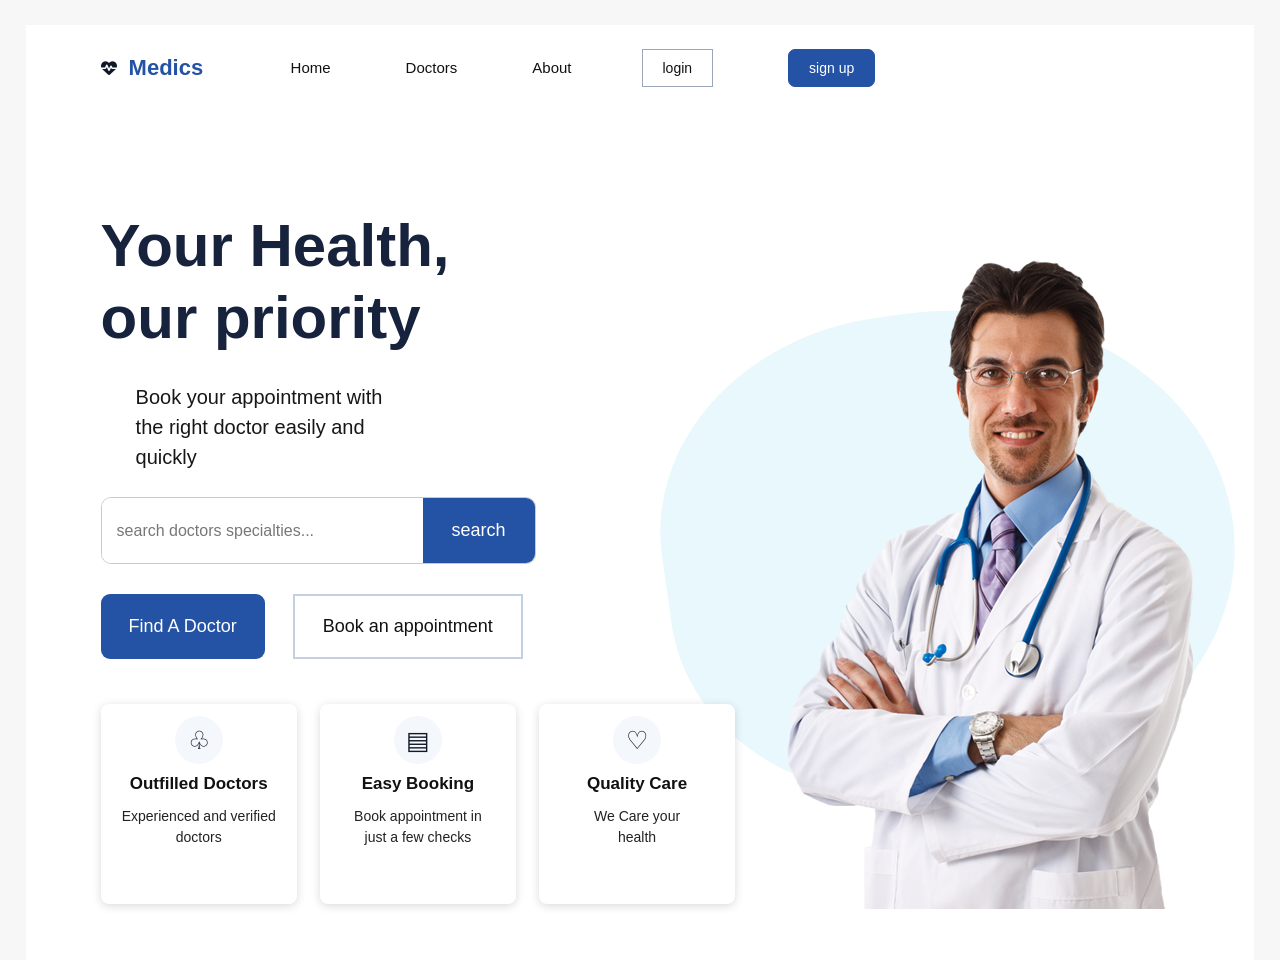
<file: index.html>
<!DOCTYPE html>
<html lang="en">

<head>
    <meta charset="UTF-8">
    <meta name="viewport" content="width=device-width, initial-scale=1.0">

    <title>Medics</title>

    <!-- ربط ملف CSS -->
    <link rel="stylesheet" href="css/style.css">
    <link rel="stylesheet"
    href="https://cdnjs.cloudflare.com/ajax/libs/font-awesome/6.5.2/css/all.min.css">
</head>

<body>

    <!-- شريط التنقل -->
    <header class="navbar">

        <!-- الشعار -->
        <div class="logo">
             <i class="fa-solid fa-heart-pulse"></i>
            <span class="logo-name">Medics</span>
        </div>

        <!-- روابط الصفحات -->
        <nav class="nav-links">
    <a href="#">Home</a>
    <a href="#">Doctors</a>
    <a href="#">About</a>
</nav>

        <!-- أزرار الدخول والتسجيل -->
        <div class="nav-buttons">
            <button class="login-btn">login</button>
            <button class="signup-btn">sign up</button>
        </div>

    </header>


    <!-- القسم الرئيسي -->
    <main class="hero">

        <!-- الجهة اليسرى -->
        <section class="hero-content">

            <h1>
                Your Health,<br>
                our priority
            </h1>

            <p>
                Book your appointment with<br>
                the right doctor easily and<br>
                quickly
            </p>


            <!-- مربع البحث -->
            <div class="search-box">

                <input
                    type="text"
                    id="doctorSearch"
                    placeholder="search doctors specialties..."
                >

                <button id="searchBtn">
                    search
                </button>

            </div>


            <!-- الأزرار الرئيسية -->
            <div class="main-buttons">

                <button class="find-btn" id="findDoctorBtn">
                    Find A Doctor
                </button>

                <button class="appointment-btn" id="appointmentBtn">
                    Book an appointment
                </button>

            </div>


            <!-- البطاقات الثلاث -->
            <div class="cards">

                <div class="card">

                    <div class="card-icon">
                        ♧
                    </div>

                    <h3>Outfilled Doctors</h3>

                    <p>
                        Experienced and verified<br>
                        doctors
                    </p>

                </div>


                <div class="card">

                    <div class="card-icon">
                        ▤
                    </div>

                    <h3>Easy Booking</h3>

                    <p>
                        Book appointment in<br>
                        just a few checks
                    </p>

                </div>


                <div class="card">

                    <div class="card-icon">
                        ♡
                    </div>

                    <h3>Quality Care</h3>

                    <p>
                        We Care your<br>
                        health
                    </p>

                </div>

            </div>

        </section>


        <!-- الجهة اليمنى: صورة الدكتور -->
        <section class="hero-image">

            <div class="image-background"></div>

            <!-- رح نحط صورة الدكتور هون -->
            <img src="images/doctor.png" alt="Doctor">

        </section>

    </main>


    <!-- ربط JavaScript -->
    <script src="js/script.js"></script>

</body>

</html>
</file>
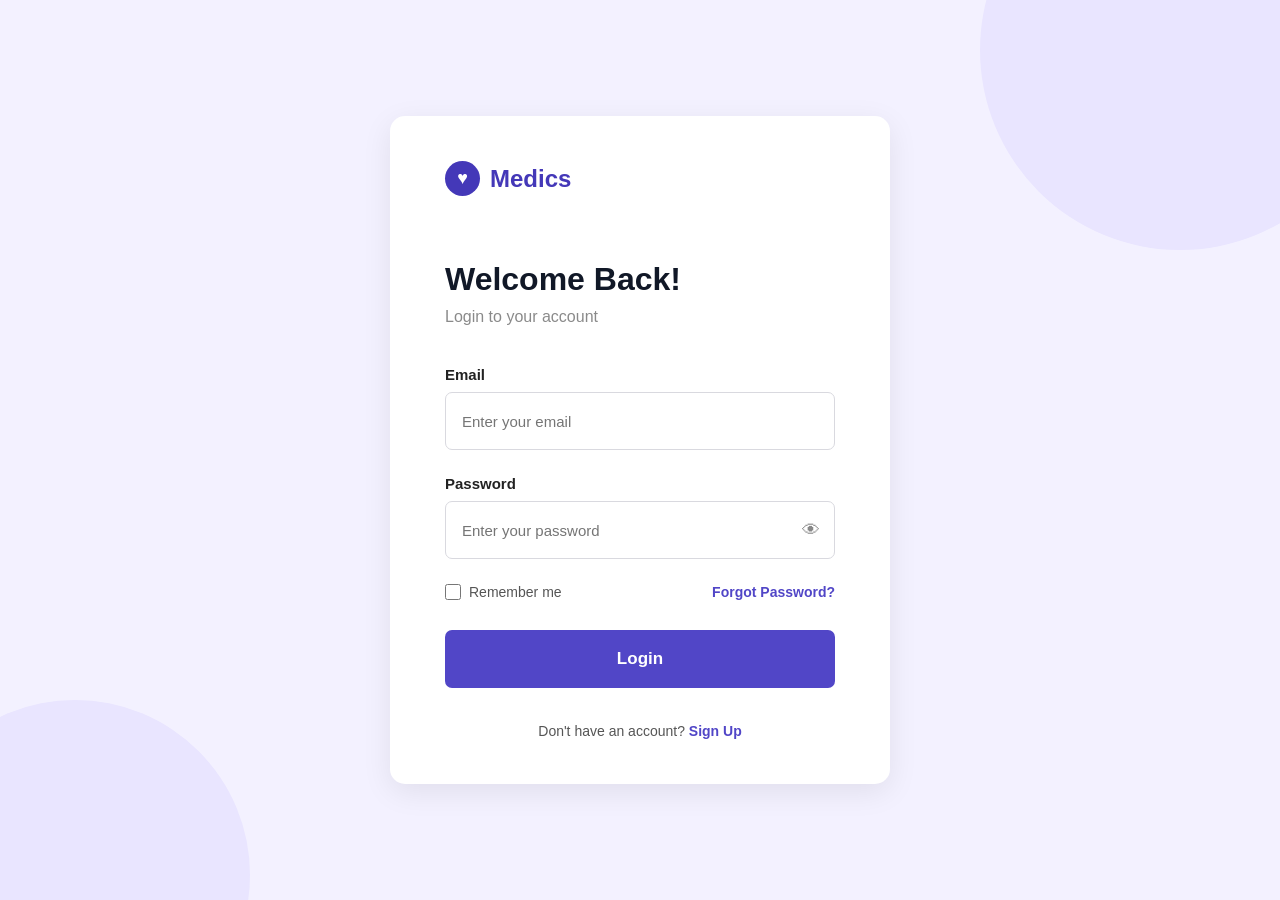
<file: logn.html>
<!DOCTYPE html>
<html lang="en">

<head>
    <meta charset="UTF-8">
    <meta name="viewport" content="width=device-width, initial-scale=1.0">

    <title>Login - Medics</title>

<link rel="stylesheet" href="css/style.css"></head>

<body>

    <div class="login-page">

        <div class="login-card">

            <!-- Logo (الشعار) -->
            <div class="login-logo">
                <span class="login-logo-icon">♥</span>
                <span>Medics</span>
            </div>

            <!-- Header (رأس الصفحة) -->
            <div class="login-header">
                <h1>Welcome Back!</h1>
                <p>Login to your account</p>
            </div>

            <!-- Login Form (نموذج تسجيل الدخول) -->
            <form class="login-form">

                <!-- Email (البريد الإلكتروني) -->
                <div class="login-field">
                    <label for="email">Email</label>

                    <input
                        type="email"
                        id="email"
                        placeholder="Enter your email"
                        required
                    >
                </div>


                <!-- Password (كلمة المرور) -->
                <div class="login-field">

                    <label for="password">Password</label>

                    <div class="password-box">

                        <input
                            type="password"
                            id="password"
                            placeholder="Enter your password"
                            required
                        >

                        <button
                            type="button"
                            class="show-password"
                            onclick="togglePassword()">
                            👁
                        </button>

                    </div>

                </div>


                <!-- Remember Me + Forgot Password -->
                <div class="login-options">

                    <label class="remember">

                        <input type="checkbox">

                        <span>Remember me</span>

                    </label>

                    <a href="#">Forgot Password?</a>

                </div>


                <!-- Login Button (زر تسجيل الدخول) -->
                <button type="submit" class="login-submit">
                    Login
                </button>

            </form>


            <!-- Sign Up (إنشاء حساب) -->
            <div class="signup-link">

                Don't have an account?

                <a href="#">
                    Sign Up
                </a>

            </div>

        </div>

    </div>


    <!-- JavaScript (جافاسكربت) تبع المشروع -->
    <script src="js/script.js"></script>


    <!-- JavaScript (جافاسكربت) تبع صفحة Login -->
    <script>

        function togglePassword() {

            const password =
                document.getElementById("password");

            if (password.type === "password") {

                password.type = "text";

            } else {

                password.type = "password";

            }

        }

    </script>

</body>

</html>
</file>
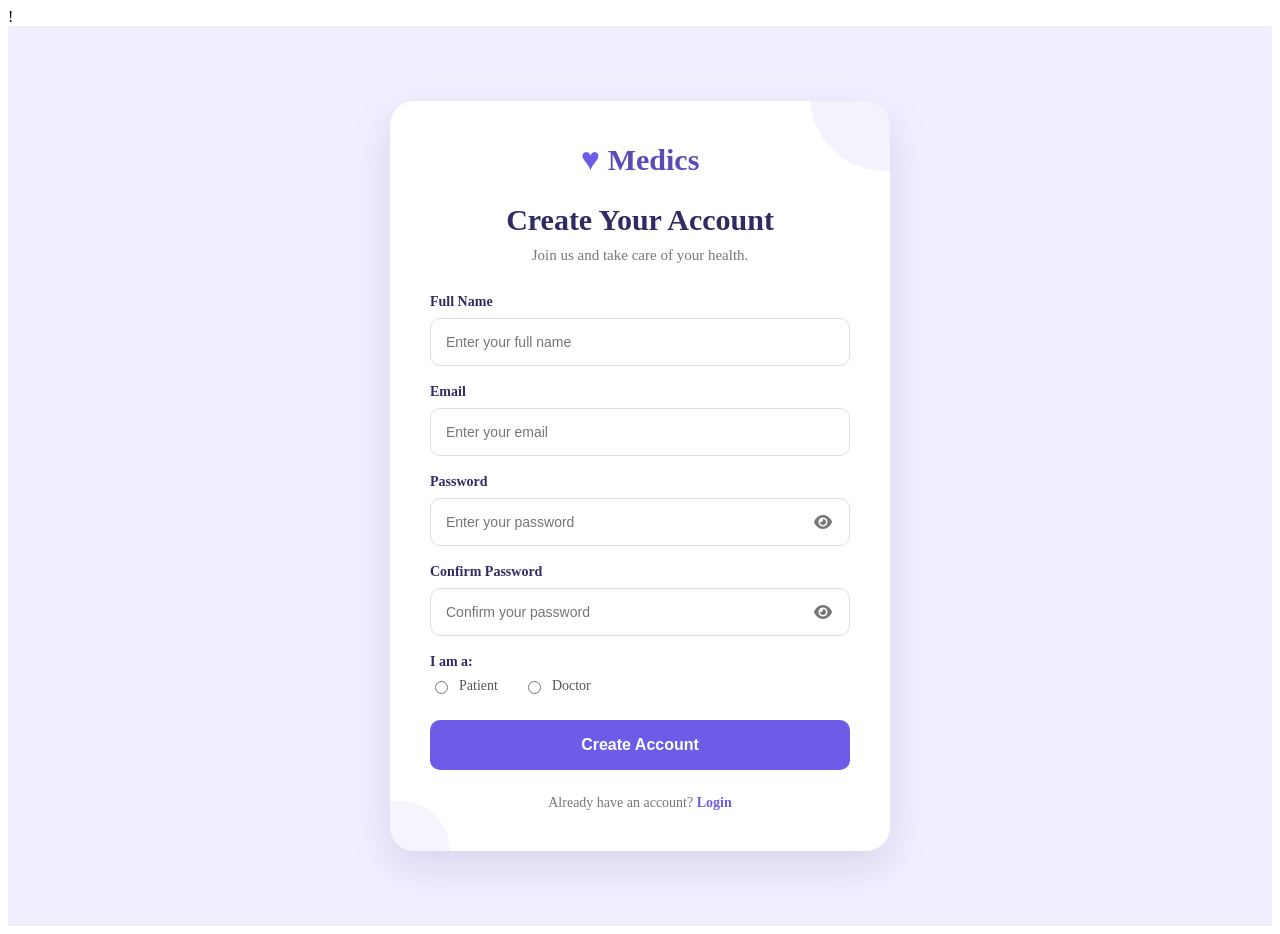
<file: signup.html>
!<!DOCTYPE html>
<html lang="en">

<head>
    <meta charset="UTF-8">
    <meta name="viewport" content="width=device-width, initial-scale=1.0">

    <title>Sign Up - Medics</title>

    <link rel="stylesheet" href="css/signup.css">

    <link rel="stylesheet"
        href="https://cdnjs.cloudflare.com/ajax/libs/font-awesome/6.5.2/css/all.min.css">
</head>

<body>

    <div class="signup-page">

        <div class="signup-card">

            <!-- Logo -->
            <div class="signup-logo">
                <span class="signup-logo-icon">♥</span>
                <span>Medics</span>
            </div>

            <!-- Header -->
            <div class="signup-header">
                <h1>Create Your Account</h1>
                <p>Join us and take care of your health.</p>
            </div>

            <!-- Form -->
            <form class="signup-form" onsubmit="createAccount(event)">

                <!-- Full Name -->
                <div class="signup-field">
                    <label for="fullName">Full Name</label>
                    <input
                        type="text"
                        id="fullName"
                        placeholder="Enter your full name"
                        required>
                </div>

                <!-- Email -->
                <div class="signup-field">
                    <label for="signupEmail">Email</label>
                    <input
                        type="email"
                        id="signupEmail"
                        placeholder="Enter your email"
                        required>
                </div>

                <!-- Password -->
                <div class="signup-field">
                    <label for="signupPassword">Password</label>

                    <div class="signup-password-box">
                        <input
                            type="password"
                            id="signupPassword"
                            placeholder="Enter your password"
                            required>

                        <button
                            type="button"
                            class="signup-show-password"
                            onclick="toggleSignupPassword('signupPassword', this)">
                            <i class="fa-solid fa-eye"></i>
                        </button>
                    </div>
                </div>

                <!-- Confirm Password -->
                <div class="signup-field">
                    <label for="confirmPassword">Confirm Password</label>

                    <div class="signup-password-box">
                        <input
                            type="password"
                            id="confirmPassword"
                            placeholder="Confirm your password"
                            required>

                        <button
                            type="button"
                            class="signup-show-password"
                            onclick="toggleSignupPassword('confirmPassword', this)">
                            <i class="fa-solid fa-eye"></i>
                        </button>
                    </div>
                </div>

                <!-- User Type -->
                <div class="signup-field">
                    <label>I am a:</label>

                    <div class="user-type">
                        <label class="user-option">
                            <input type="radio" name="userType" value="patient" required>
                            <span>Patient</span>
                        </label>

                        <label class="user-option">
                            <input type="radio" name="userType" value="doctor">
                            <span>Doctor</span>
                        </label>
                    </div>
                </div>

                <!-- Create Account -->
                <button type="submit" class="signup-submit">
                    Create Account
                </button>

            </form>

            <!-- Login -->
            <div class="signup-login">
                Already have an account?
                <a href="logn.html">Login</a>
            </div>

        </div>

    </div>

    <script>
        function toggleSignupPassword(inputId, button) {

            const passwordInput = document.getElementById(inputId);

            if (passwordInput.type === "password") {
                passwordInput.type = "text";
                button.innerHTML = '<i class="fa-solid fa-eye-slash"></i>';
            } else {
                passwordInput.type = "password";
                button.innerHTML = '<i class="fa-solid fa-eye"></i>';
            }
        }


        function createAccount(event) {

            event.preventDefault();

            const password = document.getElementById("signupPassword").value;
            const confirmPassword = document.getElementById("confirmPassword").value;

            if (password !== confirmPassword) {
                alert("Passwords do not match.");
                return;
            }

            alert("Account created successfully!");
        }
    </script>

</body>

</html>
</file>
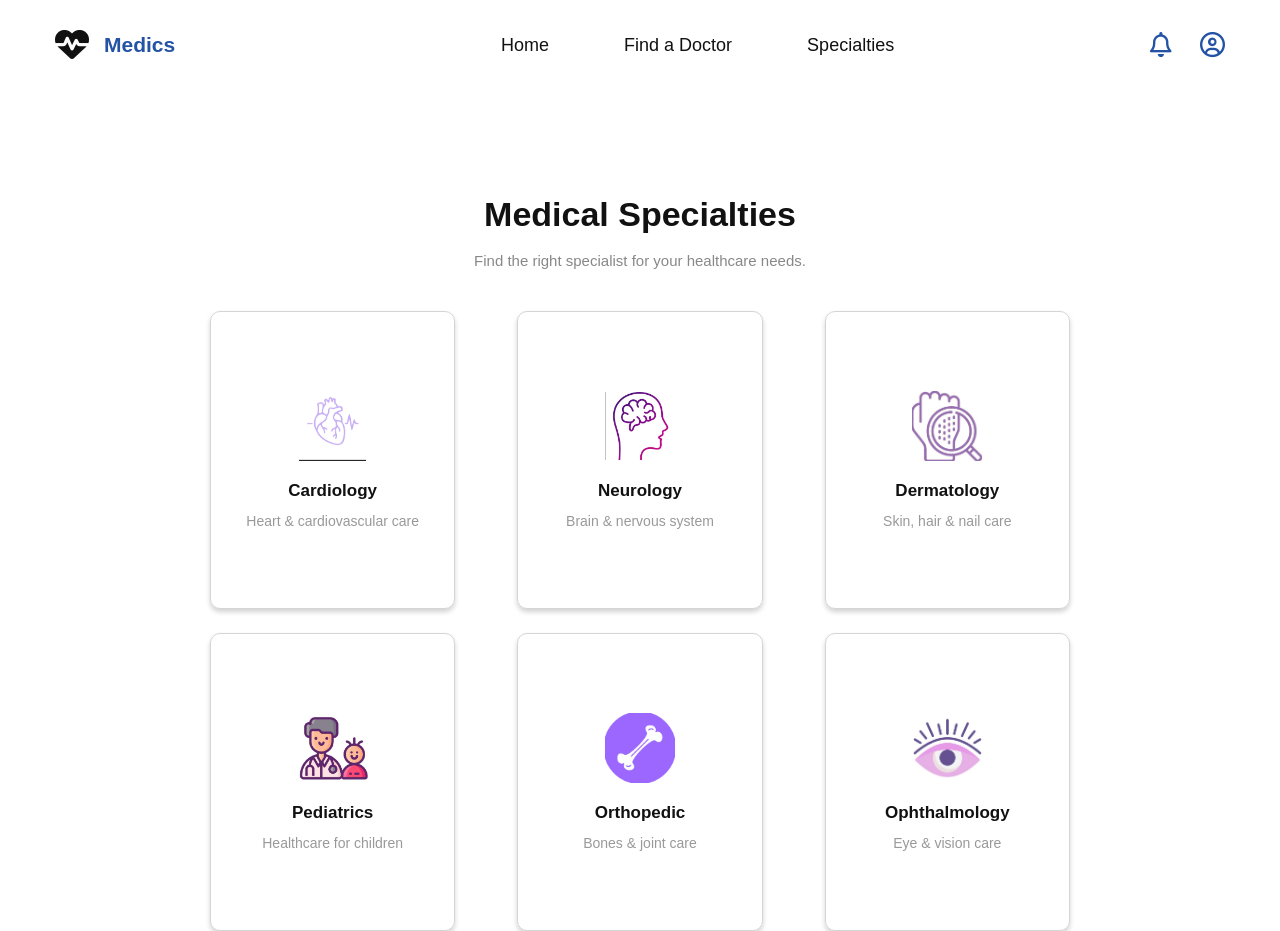
<file: specialties.html>
<!DOCTYPE html>
<html lang="en">

<head>
    <meta charset="UTF-8">
    <meta name="viewport" content="width=device-width, initial-scale=1.0">

    <title>Medical Specialties</title>

    <link rel="stylesheet" href="css/specialties.css">

    <link rel="stylesheet"
        href="https://cdnjs.cloudflare.com/ajax/libs/font-awesome/6.5.2/css/all.min.css">
</head>

<body>

    <!-- Navbar -->
    <header class="navbar">

        <div class="logo">
            <i class="fa-solid fa-heart-pulse"></i>
            <span>Medics</span>
        </div>

        <nav class="nav-links">
            <a href="index.html">Home</a>
            <a href="#">Find a Doctor</a>
            <a href="specialties.html">Specialties</a>
        </nav>

        <div class="nav-icons">
            <i class="fa-regular fa-bell"></i>
            <i class="fa-regular fa-circle-user"></i>
        </div>

    </header>


    <!-- Specialties Section -->
    <main class="specialties-page">

        <h1>Medical Specialties</h1>

        <p class="subtitle">
            Find the right specialist for your healthcare needs.
        </p>


        <div class="specialties-container">

            <!-- Card 1 -->
            <div class="specialty-card">

                <img src="images/pediatrics.png" class="specialty-icon">

                <h2>Cardiology</h2>

                <p>Heart & cardiovascular care</p>

            </div>


            <!-- Card 2 -->
            <div class="specialty-card">

                <img src="images/orthopedic.png" class="specialty-icon">

                <h2>Neurology</h2>

                <p>Brain & nervous system</p>

            </div>


            <!-- Card 3 -->
            <div class="specialty-card">

                <img src="images/orthalmolgy.png" class="specialty-icon">

                <h2>Dermatology</h2>

                <p>Skin, hair & nail care</p>

            </div>


            <!-- Card 4 -->
            <div class="specialty-card">

                <img src="images/cardiology.png" class="specialty-icon">
                <h2>Pediatrics</h2>

                <p>Healthcare for children</p>

            </div>


            <!-- Card 5 -->
            <div class="specialty-card">

                <img src="images/neurology.png" class="specialty-icon">

                <h2>Orthopedic</h2>

                <p>Bones & joint care</p>

            </div>


            <!-- Card 6 -->
            <div class="specialty-card">

               <img src="images/dermatology.png" class="specialty-icon">
                <h2>Ophthalmology</h2>

                <p>Eye & vision care</p>

            </div>

        </div>

    </main>


    

</body>

</html>
</file>
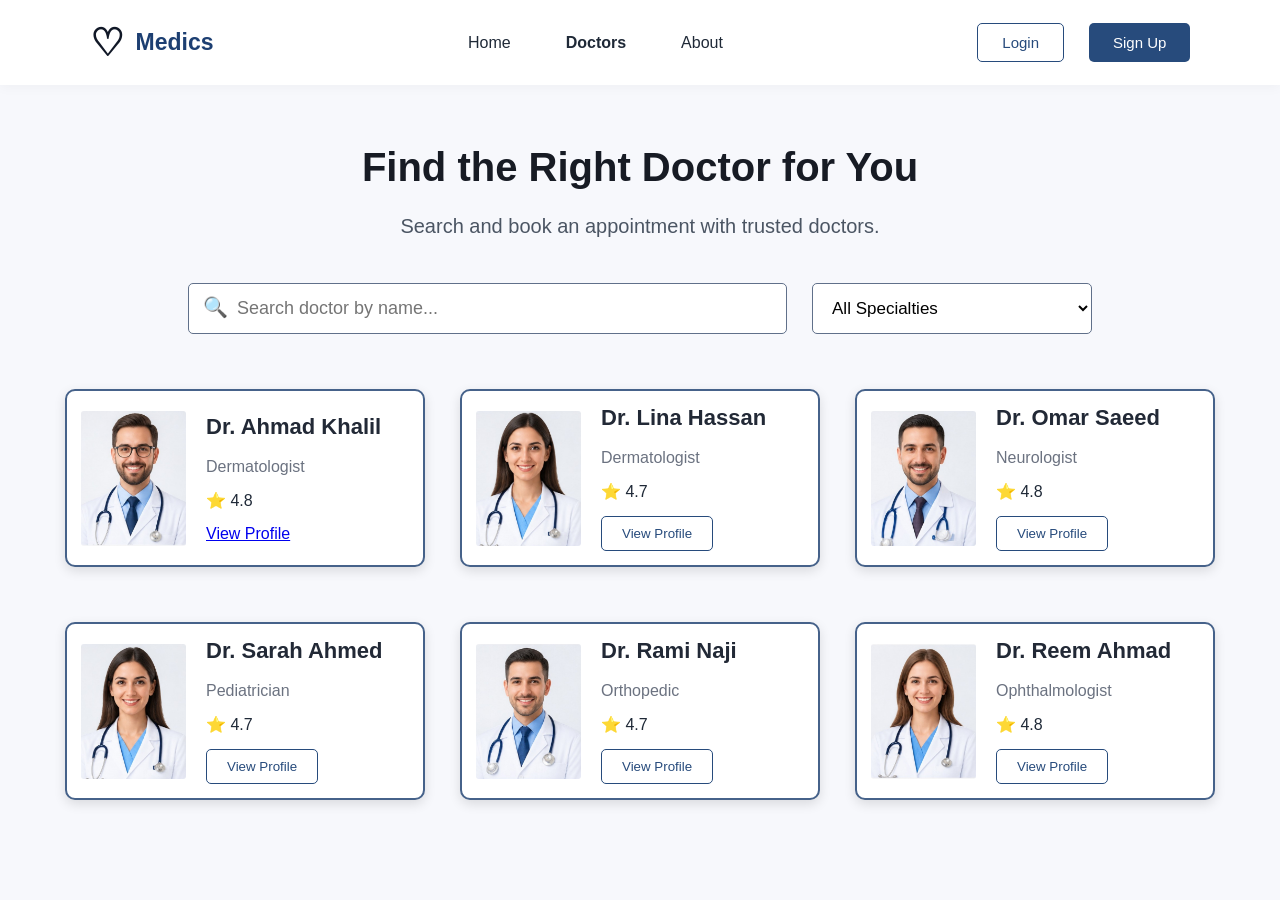
<file: Users/admin/Desktop/Medics/html/find-doctor.html>
<!DOCTYPE html>
<html lang="en">

<head>
    <meta charset="UTF-8">

    <meta name="viewport" content="width=device-width, initial-scale=1.0">

    <title>Find a Doctor | Medics</title>

    <link rel="stylesheet" href="../css/find-doctor.css">
</head>


<body>

    <!-- Navigation -->
    <nav class="navbar">

        <div class="logo">

            <div class="heart-icon">
                ♡
            </div>

            <h2>Medics</h2>

        </div>


        <ul class="nav-links">

            <li>
                <a href="index.html">Home</a>
            </li>

            <li>
                <a href="find-doctor.html" class="active">
                    Doctors
                </a>
            </li>

            <li>
                <a href="#">About</a>
            </li>

        </ul>


        <div class="nav-buttons">

            <button class="login-btn">
                Login
            </button>

            <button class="signup-btn">
                Sign Up
            </button>

        </div>

    </nav>



    <!-- Main Content -->
    <main class="container">


        <!-- Title -->
        <section class="hero">

            <h1>
                Find the Right Doctor for You
            </h1>

            <p>
                Search and book an appointment with trusted doctors.
            </p>

        </section>



        <!-- Search and Filter -->
        <section class="search-section">

            <div class="search-box">

                <span class="search-icon">
                    🔍
                </span>

                <input type="text" id="searchInput" placeholder="Search doctor by name...">

            </div>



            <select id="specialtyFilter">

                <option value="all">
                    All Specialties
                </option>

                <option value="dermatologist">
                    Dermatologist
                </option>

                <option value="neurologist">
                    Neurologist
                </option>

                <option value="pediatrician">
                    Pediatrician
                </option>

                <option value="orthopedic">
                    Orthopedic
                </option>

                <option value="ophthalmologist">
                    Ophthalmologist
                </option>

            </select>

        </section>



        <!-- Doctors -->
        <section class="doctors-grid">


            <!-- Doctor 1 -->
            <div class="doctor-card" data-name="ahmad khalil" data-specialty="dermatologist">

                <img src="../images/doctor1.jpg" alt="Dr. Ahmad Khalil">

                <div class="doctor-info">

                    <h2>
                        Dr. Ahmad Khalil
                    </h2>

                    <p class="specialty">
                        Dermatologist
                    </p>

                    <p class="rating">
                        ⭐ 4.8
                    </p>


                    <a href="doctor-profile.html" class="view-profile">

                        View Profile
                    </a>
                </div>

            </div>



            <!-- Doctor 2 -->
            <div class="doctor-card" data-name="lina hassan" data-specialty="dermatologist">

                <img src="../images/doctor2.jpg" alt="Dr. Lina Hassan">

                <div class="doctor-info">

                    <h2>
                        Dr. Lina Hassan
                    </h2>

                    <p class="specialty">
                        Dermatologist
                    </p>

                    <p class="rating">
                        ⭐ 4.7
                    </p>

                    <button class="profile-btn">
                        View Profile
                    </button>
                </div>

            </div>



            <!-- Doctor 3 -->
            <div class="doctor-card" data-name="omar saeed" data-specialty="neurologist">

                <img src="../images/doctor3.jpg" alt="Dr. Omar Saeed">

                <div class="doctor-info">

                    <h2>
                        Dr. Omar Saeed
                    </h2>

                    <p class="specialty">
                        Neurologist
                    </p>

                    <p class="rating">
                        ⭐ 4.8
                    </p>

                    <button class="profile-btn">
                        View Profile
                    </button>

                </div>

            </div>



            <!-- Doctor 4 -->
            <div class="doctor-card" data-name="sarah ahmed" data-specialty="pediatrician">

                <img src="../images/doctor4.jpg" alt="Dr. Sarah Ahmed">

                <div class="doctor-info">

                    <h2>
                        Dr. Sarah Ahmed
                    </h2>

                    <p class="specialty">
                        Pediatrician
                    </p>

                    <p class="rating">
                        ⭐ 4.7
                    </p>

                    <button class="profile-btn">
                        View Profile
                    </button>

                </div>

            </div>



            <!-- Doctor 5 -->
            <div class="doctor-card" data-name="rami naji" data-specialty="orthopedic">

                <img src="../images/doctor5.jpg" alt="Dr. Rami Naji">

                <div class="doctor-info">

                    <h2>
                        Dr. Rami Naji
                    </h2>

                    <p class="specialty">
                        Orthopedic
                    </p>

                    <p class="rating">
                        ⭐ 4.7
                    </p>

                    <button class="profile-btn">
                        View Profile
                    </button>

                </div>

            </div>



            <!-- Doctor 6 -->
            <div class="doctor-card" data-name="reem ahmad" data-specialty="ophthalmologist">

                <img src="../images/doctor6.jpg" alt="Dr. Reem Ahmad">

                <div class="doctor-info">

                    <h2>
                        Dr. Reem Ahmad
                    </h2>

                    <p class="specialty">
                        Ophthalmologist
                    </p>

                    <p class="rating">
                        ⭐ 4.8
                    </p>

                    <button class="profile-btn">
                        View Profile
                    </button>

                </div>

            </div>


        </section>


        <!-- Message when no doctors found -->
        <p id="noResults">
            No doctors found.
        </p>


    </main>


    <script src="../js/find-doctor.js"></script>

</body>

</html>
</file>
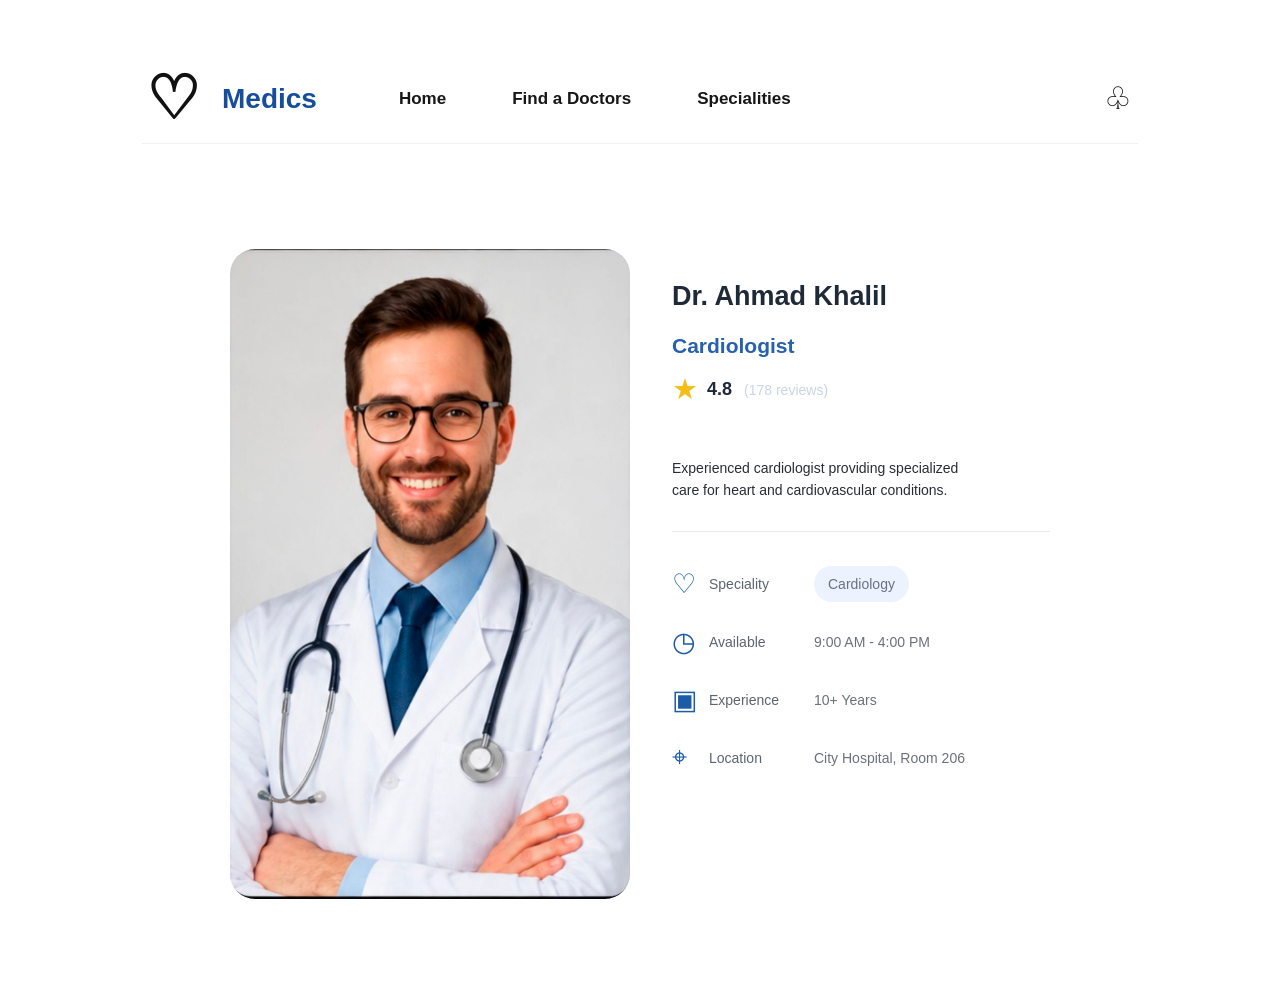
<file: Users/admin/Desktop/Medics/html/profile-doctor.html>
<!DOCTYPE html>
<html lang="en">

<head>
    <meta charset="UTF-8">
    <meta name="viewport" content="width=device-width, initial-scale=1.0">
    <title>Doctor Profile</title>
    <link rel="stylesheet" href="../css/profile-doctor.css">
</head>

<body>

    <div class="page">

        <!-- Navbar -->
        <header class="navbar">

            <a href="#" class="brand">
                <span class="heart-logo">♡</span>
                <span>Medics</span>
            </a>

            <nav>
                <a href="#">Home</a>
                <a href="#">Find a Doctors</a>
                <a href="#">Specialities</a>
            </nav>

            <button class="notification" id="notificationBtn">
                ♧
            </button>

        </header>


        <!-- Doctor Profile -->
        <main class="profile">

            <div class="doctor-photo">
                <img src="../images/profiledoctor.jpg" alt="Doctor portrait">
            </div>


            <section class="doctor-info">

                <h1>Dr. Ahmad Khalil</h1>

                <h2>Cardiologist</h2>

                <div class="rating">
                    <span class="star">★</span>
                    <strong>4.8</strong>
                    <span class="reviews">(178 reviews)</span>
                </div>


                <p class="description">
                    Experienced cardiologist providing specialized care for heart and
                    cardiovascular conditions.
                </p>


                <div class="divider"></div>


                <!-- Specialty -->
                <div class="detail">
                    <span class="detail-icon">♡</span>

                    <span class="label">
                        Speciality
                    </span>

                    <span class="value pill">
                        Cardiology
                    </span>
                </div>


                <!-- Available -->
                <div class="detail">

                    <span class="detail-icon">
                        ◷
                    </span>

                    <span class="label">
                        Available
                    </span>

                    <span class="value">
                        9:00 AM - 4:00 PM

                    </span>

                </div>


                <!-- Experience -->
                <div class="detail">

                    <span class="detail-icon">
                        ▣
                    </span>

                    <span class="label">
                        Experience
                    </span>

                    <span class="value">
                        10+ Years
                    </span>

                </div>


                <!-- Location -->
                <div class="detail">

                    <span class="detail-icon">
                        ⌖
                    </span>

                    <span class="label">
                        Location
                    </span>

                    <span class="value">
                        City Hospital, Room 206
                    </span>

                </div>

            </section>

        </main>

    </div>


    <script src="../js/profile-doctor.js"></script>

</body>

</html>
</file>
<file: css/style.css>
* {
    margin: 0;
    padding: 0;
    box-sizing: border-box;
}

body {
    font-family: Arial, sans-serif;
    background-color: #f7f7f7;
    color: #111827;
}


/* ===== NAVBAR ===== */

.navbar {
    width: 96%;
    height: 85px;
    margin: 25px auto 0;

    background-color: white;

    display: flex;
    align-items: center;

    padding: 0 75px;

    position: relative;
    z-index: 10;
}


/* Logo */

.logo {
    display: flex;
    align-items: center;
    gap: 12px;
    width: 190px;
}

.logo-icon {
    font-size: 45px;
    color: #111827;
}

.logo-name {
    font-size: 22px;
    font-weight: bold;
    color: #2453a6;
}


/* Navigation */

.nav-links {
    display: flex;
    gap: 75px;
}

.nav-links a {
    text-decoration: none;
    color: #111;
    font-size: 15px;
}

.nav-links a:hover {
    color: #2453a6;
}


/* Navbar buttons */

.nav-buttons {
    display: flex;
    align-items: center;
    gap: 75px;
    margin-left: 70px;
}

.login-btn,
.signup-btn {
    height: 38px;
    padding: 0 20px;
    font-size: 14px;
    cursor: pointer;
}

.login-btn {
    background-color: white;
    color: #111;
    border: 1px solid #9aa7ba;
}

.signup-btn {
    background-color: #2453a6;
    color: white;
    border: 1px solid #2453a6;
    border-radius: 7px;
}


/* ===== HERO ===== */

.hero {
    width: 96%;
    min-height: 850px;

    margin: 0 auto;

    background-color: white;

    display: flex;

    padding-left: 75px;
    padding-top: 100px;

    overflow: hidden;
}


/* Left side */

.hero-content {
    width: 55%;
    position: relative;
    z-index: 3;
}

.hero-content h1 {
    font-size: 60px;
    line-height: 1.2;
    color: #17233d;

    margin-bottom: 28px;
}

.hero-content > p {
    font-size: 20px;
    line-height: 1.5;

    color: #171717;

    margin-left: 35px;
    margin-bottom: 25px;
}


/* ===== SEARCH ===== */

.search-box {
    width: 435px;
    height: 67px;

    display: flex;

    border: 1px solid #c7cbd1;
    border-radius: 10px;

    overflow: hidden;
}

.search-box input {
    flex: 1;

    border: none;
    outline: none;

    padding: 0 15px;

    font-size: 16px;
}

.search-box input::placeholder {
    color: #777;
}

.search-box button {
    width: 112px;

    border: none;

    background-color: #2453a6;
    color: white;

    font-size: 18px;

    cursor: pointer;
}


/* ===== MAIN BUTTONS ===== */

.main-buttons {
    display: flex;
    gap: 28px;

    margin-top: 30px;
}

.find-btn,
.appointment-btn {
    height: 65px;

    padding: 0 28px;

    font-size: 18px;

    cursor: pointer;
}

.find-btn {
    background-color: #2453a6;

    color: white;

    border: none;
    border-radius: 9px;
}

.appointment-btn {
    background-color: white;

    color: #111;

    border: 2px solid #c4d1e2;
}

.find-btn:hover {
    background-color: #1b4389;
}


/* ===== CARDS ===== */

.cards {
    display: flex;
    gap: 23px;

    margin-top: 45px;
}

.card {
    width: 202px;
    height: 200px;

    background-color: white;

    border-radius: 8px;

    box-shadow: 0 2px 10px rgba(0, 0, 0, 0.15);

    text-align: center;

    padding-top: 12px;
}

.card-icon {
    width: 48px;
    height: 48px;

    margin: 0 auto 10px;

    border-radius: 50%;

    background-color: #f4f7fb;

    display: flex;
    align-items: center;
    justify-content: center;

    font-size: 25px;
}

.card h3 {
    font-size: 17px;
    margin-bottom: 12px;
    color: #111;
}

.card p {
    font-size: 14px;
    line-height: 1.5;
    color: #222;
}


/* ===== DOCTOR IMAGE ===== */

.hero-image {
    width: 45%;

    position: relative;

    display: flex;
    justify-content: center;
    align-items: flex-start;
}

.image-background {
    position: absolute;

    width: 570px;
    height: 480px;

    top: 100px;
    right: 20px;

    background-color: #e9f8fd;

    border-radius: 45% 55% 50% 45%;

    transform: rotate(-8deg);
}

.hero-image img {
    position: relative;

    z-index: 2;

    width: 430px;

    margin-top: 30px;

    object-fit: contain;
}


/* ===== RESPONSIVE ===== */

@media (max-width: 1000px) {

    .navbar {
        padding: 0 25px;
    }

    .nav-links {
        gap: 25px;
    }

    .hero {
        padding-left: 35px;
    }

    .hero-content h1 {
        font-size: 45px;
    }

    .hero-image img {
        width: 350px;
    }

    .card {
        width: 170px;
    }

}



/* ================================================= */
/* =============== LOGIN PAGE ====================== */
/* ================================================= */

.login-page {
    min-height: 100vh;

    display: flex;
    justify-content: center;
    align-items: center;

    background-color: #f3f1ff;

    padding: 40px 20px;

    position: relative;
    overflow: hidden;
}


/* ===== LOGIN CARD ===== */

.login-card {
    width: 500px;
    min-height: 650px;

    background-color: white;

    border-radius: 15px;

    padding: 45px 55px;

    box-shadow: 0 8px 30px rgba(0, 0, 0, 0.08);

    position: relative;
    z-index: 2;
}


/* ===== LOGO ===== */

.login-logo {
    display: flex;
    align-items: center;

    gap: 10px;

    font-size: 24px;

    font-weight: bold;

    color: #4438b8;

    margin-bottom: 65px;
}

.login-logo-icon {
    width: 35px;
    height: 35px;

    display: flex;
    align-items: center;
    justify-content: center;

    background-color: #4438b8;

    color: white;

    border-radius: 50%;

    font-size: 18px;
}


/* ===== HEADER ===== */

.login-header {
    margin-bottom: 40px;
}

.login-header h1 {
    font-size: 32px;

    color: #111827;

    margin-bottom: 10px;
}

.login-header p {
    font-size: 16px;

    color: #8a8a8a;
}


/* ===== FORM ===== */

.login-form {
    width: 100%;
}


/* ===== FIELD ===== */

.login-field {
    margin-bottom: 25px;
}

.login-field label {
    display: block;

    font-size: 15px;

    font-weight: bold;

    color: #222;

    margin-bottom: 9px;
}

.login-field input {
    width: 100%;

    height: 58px;

    border: 1px solid #d9d9df;

    border-radius: 7px;

    padding: 0 16px;

    font-size: 15px;

    outline: none;
}

.login-field input:focus {
    border-color: #5b4bd8;
}


/* ===== PASSWORD ===== */

.password-box {
    position: relative;
}

.password-box input {
    padding-right: 50px;
}

.show-password {
    position: absolute;

    right: 15px;
    top: 50%;

    transform: translateY(-50%);

    border: none;

    background: transparent;

    color: #888;

    cursor: pointer;

    font-size: 18px;
}


/* ===== OPTIONS ===== */

.login-options {
    display: flex;

    justify-content: space-between;

    align-items: center;

    margin: 5px 0 30px;
}

.remember {
    display: flex;

    align-items: center;

    gap: 8px;

    font-size: 14px;

    color: #555;

    cursor: pointer;
}

.remember input {
    width: 16px;
    height: 16px;

    accent-color: #4f46c5;
}

.login-options a {
    text-decoration: none;

    color: #5146c7;

    font-size: 14px;

    font-weight: bold;
}


/* ===== LOGIN BUTTON ===== */

.login-submit {
    width: 100%;

    height: 58px;

    border: none;

    border-radius: 7px;

    background-color: #5146c7;

    color: white;

    font-size: 17px;

    font-weight: bold;

    cursor: pointer;

    transition: 0.2s;
}

.login-submit:hover {
    background-color: #4137aa;
}


/* ===== SIGN UP LINK ===== */

.signup-link {
    text-align: center;

    margin-top: 35px;

    font-size: 14px;

    color: #555;
}

.signup-link a {
    color: #5146c7;

    font-weight: bold;

    text-decoration: none;
}


/* ===== DECORATION ===== */

.login-page::before {
    content: "";

    position: absolute;

    width: 400px;
    height: 400px;

    background-color: #e9e5ff;

    border-radius: 50%;

    top: -150px;
    right: -100px;
}

.login-page::after {
    content: "";

    position: absolute;

    width: 350px;
    height: 350px;

    background-color: #e9e5ff;

    border-radius: 50%;

    bottom: -150px;
    left: -100px;
}


/* ===== RESPONSIVE ===== */

@media (max-width: 600px) {

    .login-card {
        width: 100%;

        padding: 35px 25px;

        min-height: auto;
    }

    .login-logo {
        margin-bottom: 40px;
    }

    .login-header h1 {
        font-size: 28px;
    }

    .login-options {
        gap: 10px;
    }

}
</file>
<file: css/signup.css>
/* =========================
   Sign Up Page
   ========================= */

.signup-page {
    min-height: 100vh;
    display: flex;
    justify-content: center;
    align-items: center;
    background: #f1efff;
    padding: 40px 20px;
    box-sizing: border-box;
}

.signup-card {
    width: 500px;
    background: #ffffff;
    border-radius: 24px;
    padding: 40px;
    box-sizing: border-box;
    box-shadow: 0 15px 40px rgba(80, 60, 140, 0.15);
    position: relative;
    overflow: hidden;
}

.signup-logo {
    display: flex;
    justify-content: center;
    align-items: center;
    gap: 8px;
    font-size: 30px;
    font-weight: bold;
    color: #5b4bb7;
    margin-bottom: 25px;
}

.signup-logo-icon {
    color: #6c5ce7;
    font-size: 32px;
}

.signup-header {
    text-align: center;
    margin-bottom: 30px;
}

.signup-header h1 {
    margin: 0 0 10px;
    color: #302b63;
    font-size: 30px;
}

.signup-header p {
    margin: 0;
    color: #777;
    font-size: 15px;
}

.signup-form {
    display: flex;
    flex-direction: column;
    gap: 18px;
}

.signup-field {
    display: flex;
    flex-direction: column;
    gap: 8px;
}

.signup-field > label {
    color: #302b63;
    font-size: 14px;
    font-weight: 600;
}

.signup-field input[type="text"],
.signup-field input[type="email"],
.signup-field input[type="password"] {
    width: 100%;
    height: 48px;
    padding: 0 15px;
    border: 1px solid #ddd;
    border-radius: 10px;
    outline: none;
    box-sizing: border-box;
    font-size: 14px;
    transition: 0.3s;
}

.signup-field input:focus {
    border-color: #6c5ce7;
    box-shadow: 0 0 0 3px rgba(108, 92, 231, 0.1);
}

.signup-password-box {
    position: relative;
    width: 100%;
}

.signup-password-box input {
    padding-right: 50px !important;
}

.signup-show-password {
    position: absolute;
    right: 12px;
    top: 50%;
    transform: translateY(-50%);
    border: none;
    background: transparent;
    color: #777;
    cursor: pointer;
    font-size: 16px;
}

.user-type {
    display: flex;
    gap: 25px;
    align-items: center;
}

.user-option {
    display: flex;
    align-items: center;
    gap: 8px;
    color: #555;
    cursor: pointer;
    font-size: 14px;
}

.user-option input {
    accent-color: #6c5ce7;
    cursor: pointer;
}

.signup-submit {
    width: 100%;
    height: 50px;
    border: none;
    border-radius: 10px;
    background: #6c5ce7;
    color: white;
    font-size: 16px;
    font-weight: 600;
    cursor: pointer;
    margin-top: 8px;
    transition: 0.3s;
}

.signup-submit:hover {
    background: #5748c4;
    transform: translateY(-1px);
}

.signup-login {
    text-align: center;
    margin-top: 25px;
    color: #777;
    font-size: 14px;
}

.signup-login a {
    color: #6c5ce7;
    text-decoration: none;
    font-weight: 600;
}

.signup-login a:hover {
    text-decoration: underline;
}

.signup-card::before {
    content: "";
    position: absolute;
    width: 150px;
    height: 150px;
    background: rgba(108, 92, 231, 0.08);
    border-radius: 50%;
    top: -80px;
    right: -70px;
}

.signup-card::after {
    content: "";
    position: absolute;
    width: 100px;
    height: 100px;
    background: rgba(108, 92, 231, 0.06);
    border-radius: 50%;
    bottom: -50px;
    left: -40px;
}

@media (max-width: 600px) {
    .signup-page {
        padding: 20px 15px;
    }

    .signup-card {
        width: 100%;
        padding: 30px 20px;
    }

    .signup-header h1 {
        font-size: 25px;
    }

    .user-type {
        gap: 15px;
    }
}
</file>
<file: css/specialties.css>
* {
    margin: 0;
    padding: 0;
    box-sizing: border-box;
}

body {
    font-family: Arial, sans-serif;
    background-color: white;
    color: #111;
}


/* Navbar */

.navbar {
    height: 90px;
    display: flex;
    align-items: center;
    justify-content: space-between;
    padding: 0 55px;
}


/* Logo */

.logo {
    display: flex;
    align-items: center;
    gap: 15px;
}

.logo i {
    font-size: 34px;
    color: #111;
}

.logo span {
    font-size: 21px;
    font-weight: bold;
    color: #2453a6;
}


/* Navigation */

.nav-links {
    display: flex;
    align-items: center;
    gap: 75px;
    margin-left: 70px;
}

.nav-links a {
    text-decoration: none;
    color: #111;
    font-size: 18px;
    font-weight: 500;
}

.nav-links a:hover {
    color: #2453a6;
}


/* Right icons */

.nav-icons {
    display: flex;
    gap: 28px;
}

.nav-icons i {
    font-size: 25px;
    color: #2453a6;
    cursor: pointer;
}


/* Main section */

.specialties-page {
    text-align: center;
    padding-top: 105px;
}

.specialties-page h1 {
    font-size: 34px;
    margin-bottom: 18px;
}

.subtitle {
    color: #888;
    font-size: 15px;
    margin-bottom: 42px;
}


/* Cards container */

.specialties-container {
    width: 860px;
    margin: auto;

    display: grid;
    grid-template-columns: repeat(3, 1fr);

    gap: 24px 62px;
}


/* Card */

.specialty-card {
    height: 298px;

    border: 1px solid #d5d5d5;
    border-radius: 10px;

    display: flex;
    flex-direction: column;
    align-items: center;
    justify-content: center;

    box-shadow: 0 3px 5px rgba(0, 0, 0, 0.18);

    cursor: pointer;

    transition: 0.2s;
}

.specialty-card:hover {
    transform: translateY(-4px);
}


/* Icons */

.specialty-icon {
    width: 70px;
    height: 70px;
    object-fit: contain;
    margin-bottom: 20px;
}

/* Card title */

.specialty-card h2 {
    font-size: 17px;
    margin-bottom: 12px;
}


/* Card description */

.specialty-card p {
    font-size: 14px;
    color: #999;
}
</file>
<file: Users/admin/Desktop/Medics/css/find-doctor.css>
* {
    margin: 0;
    padding: 0;
    box-sizing: border-box;
}


body {
    font-family: Arial, sans-serif;
    background-color: #f7f8fc;
    color: #1f2937;
}


/* =========================
   NAVBAR
========================= */

.navbar {
    width: 100%;
    height: 85px;

    background-color: white;

    display: flex;
    align-items: center;
    justify-content: space-between;

    padding: 0 7%;

    box-shadow: 0 2px 12px rgba(0, 0, 0, 0.04);
}


.logo {
    display: flex;
    align-items: center;
    gap: 12px;
}


.logo h2 {
    font-size: 23px;
    color: #1d3f72;
}


.heart-icon {
    font-size: 38px;
    font-weight: bold;
    color: #111827;
}


.nav-links {
    display: flex;
    list-style: none;
    gap: 55px;
}


.nav-links a {
    text-decoration: none;
    color: #1f2937;
    font-size: 16px;

    transition: 0.3s;
}


.nav-links a:hover {
    color: #315c9b;
}


.nav-links .active {
    font-weight: 600;
}


.nav-buttons {
    display: flex;
    gap: 25px;
}


.login-btn,
.signup-btn {
    padding: 10px 24px;

    border-radius: 5px;

    font-size: 15px;

    cursor: pointer;

    transition: 0.3s;
}


.login-btn {
    background-color: white;
    border: 1px solid #274b7c;
    color: #274b7c;
}


.login-btn:hover {
    background-color: #eef3fa;
}


.signup-btn {
    background-color: #274b7c;
    color: white;

    border: none;
}


.signup-btn:hover {
    background-color: #1c3b67;
}


/* =========================
   MAIN
========================= */

.container {
    width: 90%;
    margin: auto;

    padding: 60px 0 80px;
}


/* =========================
   HERO
========================= */

.hero {
    text-align: center;
    margin-bottom: 45px;
}


.hero h1 {
    font-size: 40px;
    margin-bottom: 25px;
    color: #171b24;
}


.hero p {
    font-size: 20px;
    color: #4b5563;
}


/* =========================
   SEARCH
========================= */

.search-section {
    display: flex;
    justify-content: center;
    gap: 25px;

    margin-bottom: 55px;
}


.search-box {
    width: 52%;
    position: relative;
}


.search-box input {
    width: 100%;

    padding: 14px 20px 14px 48px;

    font-size: 18px;

    border: 1px solid #60708a;
    border-radius: 5px;

    outline: none;
}


.search-box input:focus {
    border-color: #274b7c;
}


.search-icon {
    position: absolute;

    left: 15px;
    top: 12px;

    font-size: 20px;
}


#specialtyFilter {
    width: 280px;

    padding: 14px 15px;

    font-size: 17px;

    border: 1px solid #60708a;
    border-radius: 5px;

    background-color: white;

    cursor: pointer;

    outline: none;
}


/* =========================
   DOCTORS GRID
========================= */

.doctors-grid {
    display: grid;

    grid-template-columns:
        repeat(3, 1fr);

    gap: 55px 35px;

    max-width: 1150px;

    margin: auto;
}


/* =========================
   DOCTOR CARD
========================= */

.doctor-card {
    background-color: white;

    border: 2px solid #46628a;
    border-radius: 10px;

    padding: 14px;

    display: flex;
    align-items: center;

    gap: 20px;

    min-height: 175px;

    box-shadow:
        0 4px 12px rgba(0, 0, 0, 0.12);

    transition: 0.3s;
}


.doctor-card:hover {
    transform: translateY(-5px);

    box-shadow:
        0 8px 20px rgba(0, 0, 0, 0.16);
}


.doctor-card img {
    width: 105px;
    height: 135px;

    object-fit: cover;

    border-radius: 3px;
}


.doctor-info {
    flex: 1;
}


.doctor-info h2 {
    font-size: 22px;
    margin-bottom: 18px;

    color: #222936;
}


.specialty {
    font-size: 16px;
    color: #6b7280;

    margin-bottom: 15px;
}


.rating {
    font-size: 16px;

    margin-bottom: 15px;
}


.profile-btn {
    padding: 9px 20px;

    background-color: white;

    border: 1px solid #274b7c;
    border-radius: 5px;

    color: #274b7c;

    cursor: pointer;

    transition: 0.3s;
}


.profile-btn:hover {
    background-color: #274b7c;
    color: white;
}


/* =========================
   NO RESULTS
========================= */

#noResults {
    display: none;
    text-align: center;

    margin-top: 40px;

    font-size: 20px;

    color: #6b7280;
}


/* =========================
   TABLET
========================= */

@media (max-width: 1000px) {

    .doctors-grid {
        grid-template-columns:
            repeat(2, 1fr);
    }


    .navbar {
        padding: 0 4%;
    }


    .nav-links {
        gap: 25px;
    }

}


/* =========================
   MOBILE
========================= */

@media (max-width: 700px) {

    .navbar {
        height: auto;

        padding: 20px;

        flex-direction: column;

        gap: 20px;
    }


    .nav-links {
        gap: 20px;
    }


    .container {
        width: 92%;
    }


    .hero h1 {
        font-size: 30px;
    }


    .hero p {
        font-size: 17px;
    }


    .search-section {
        flex-direction: column;
        align-items: center;
    }


    .search-box {
        width: 100%;
    }


    #specialtyFilter {
        width: 100%;
    }


    .doctors-grid {
        grid-template-columns: 1fr;
        gap: 25px;
    }


    .doctor-card {
        min-height: 160px;
    }

}
</file>
<file: Users/admin/Desktop/Medics/css/profile-doctor.css>
* {
  box-sizing: border-box;
  margin: 0;
  padding: 0;
}

:root {
  --blue: #174e9c;
  --light-blue: #edf2ff;
  --text: #202938;
  --muted: #777f8d;
  --line: #e7e9ee;
}


body {
  min-height: 100vh;
  background: #fff;
  color: var(--text);
  font-family: Arial, Helvetica, sans-serif;
}


.page {
  width: min(100%, 1100px);
  min-height: 100vh;
  margin: auto;
  padding: 54px 52px 100px;
}


/* =========================
   Navbar
========================= */

.navbar {
  height: 90px;

  display: flex;
  align-items: center;

  border-bottom: 1px solid #f0f1f4;
}


.brand {
  display: flex;
  align-items: center;

  gap: 18px;

  color: var(--blue);

  font-size: 28px;
  font-weight: 700;

  text-decoration: none;
}


.heart-logo {
  width: 62px;
  height: 62px;

  display: grid;
  place-items: center;

  color: #111;

  font-size: 60px;
  line-height: 1;
}


nav {
  display: flex;
  align-items: center;

  gap: 66px;

  margin-left: 82px;
}


nav a {
  color: #171717;

  text-decoration: none;

  font-size: 17px;
  font-weight: 600;

  white-space: nowrap;
}


nav a:hover {
  color: var(--blue);
}


.notification {
  margin-left: auto;

  width: 40px;
  height: 40px;

  border: 0;

  background: transparent;

  color: #111;

  font-size: 31px;

  cursor: pointer;
}


/* =========================
   Doctor Profile
========================= */

.profile {
  width: 820px;

  margin: 105px auto 0;

  display: grid;

  grid-template-columns: 400px 1fr;

  gap: 42px;

  align-items: start;
}


/* Doctor Image */

.doctor-photo {
  width: 400px;
  height: 650px;

  overflow: hidden;

  border-radius: 25px;

  background: #e9e8e4;
}


.doctor-photo img {
  width: 100%;
  height: 100%;

  display: block;

  object-fit: cover;
  object-position: center;
}


/* Doctor Information */

.doctor-info {
  padding-top: 31px;
}


.doctor-info h1 {
  font-size: 27px;

  line-height: 1.2;

  margin-bottom: 22px;
}


.doctor-info h2 {
  color: #2860ad;

  font-size: 21px;

  margin-bottom: 17px;
}


/* Rating */

.rating {
  display: flex;

  align-items: center;

  gap: 9px;

  font-size: 18px;
}


.star {
  color: #f5bd18;

  font-size: 29px;

  line-height: 1;
}


.reviews {
  color: #c8d5e3;

  font-size: 14px;

  margin-left: 3px;
}


/* Description */

.description {
  width: 290px;

  margin-top: 54px;

  color: #292d35;

  font-size: 14px;

  line-height: 1.55;
}


/* Divider */

.divider {
  width: 100%;

  height: 1px;

  background: var(--line);

  margin: 29px 0 23px;
}


/* Details */

.detail {
  min-height: 58px;

  display: grid;

  grid-template-columns: 37px 105px 1fr;

  align-items: center;

  color: #2f3540;

  font-size: 14px;
}


.detail-icon {
  color: #1b5ba8;

  font-size: 27px;

  text-align: left;
}


.label {
  color: #5d6470;
}


.value {
  color: #6c707a;

  white-space: nowrap;
}


/* Cardiology Pill */

.pill {
  display: inline-flex;

  width: fit-content;

  padding: 10px 14px;

  border-radius: 20px;

  background: var(--light-blue);

  color: #6b7180;
}


/* =========================
   Responsive
========================= */

@media (max-width: 900px) {

  .page {
    padding: 25px;
  }


  .navbar {
    flex-wrap: wrap;

    height: auto;

    padding-bottom: 20px;

    gap: 20px;
  }


  nav {
    order: 3;

    width: 100%;

    margin-left: 0;

    justify-content: space-between;

    gap: 20px;
  }


  .profile {
    width: 100%;

    margin-top: 55px;

    grid-template-columns: 1fr;

    max-width: 520px;
  }


  .doctor-photo {
    width: 100%;

    height: 620px;
  }


  .doctor-info {
    padding-top: 0;
  }


  .description {
    width: 100%;
  }

}


@media (max-width: 520px) {

  .page {
    padding: 18px;
  }


  .brand {
    font-size: 23px;
  }


  .heart-logo {
    width: 48px;
    height: 48px;

    font-size: 48px;
  }


  nav {
    overflow-x: auto;

    justify-content: flex-start;

    padding-bottom: 5px;
  }


  nav a {
    font-size: 14px;
  }


  .profile {
    margin-top: 35px;

    gap: 28px;
  }


  .doctor-photo {
    height: 500px;

    border-radius: 20px;
  }


  .doctor-info h1 {
    font-size: 24px;
  }


  .detail {
    grid-template-columns: 35px 95px 1fr;

    font-size: 13px;
  }

}
</file>
